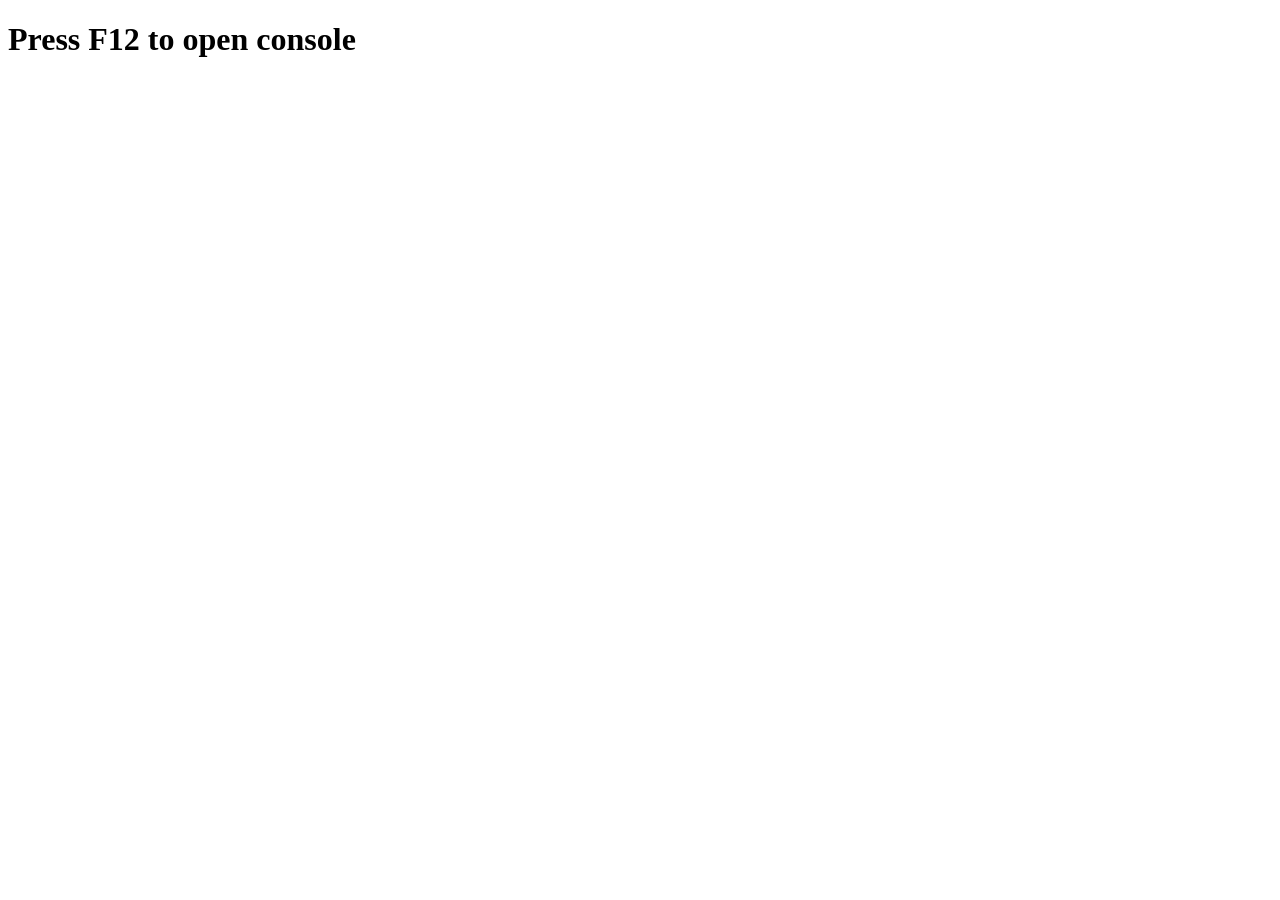
<file: js/index.html>
<!doctype html>
<html lang="en">
<head>
    <meta charset="UTF-8">
    <meta name="viewport"
          content="width=device-width, user-scalable=no, initial-scale=1.0, maximum-scale=1.0, minimum-scale=1.0">
    <meta http-equiv="X-UA-Compatible" content="ie=edge">
    <title>Document</title>
</head>
<body>
<h1>Press F12 to open console</h1>
<script src="index.js"></script>
</body>
</html>
</file>
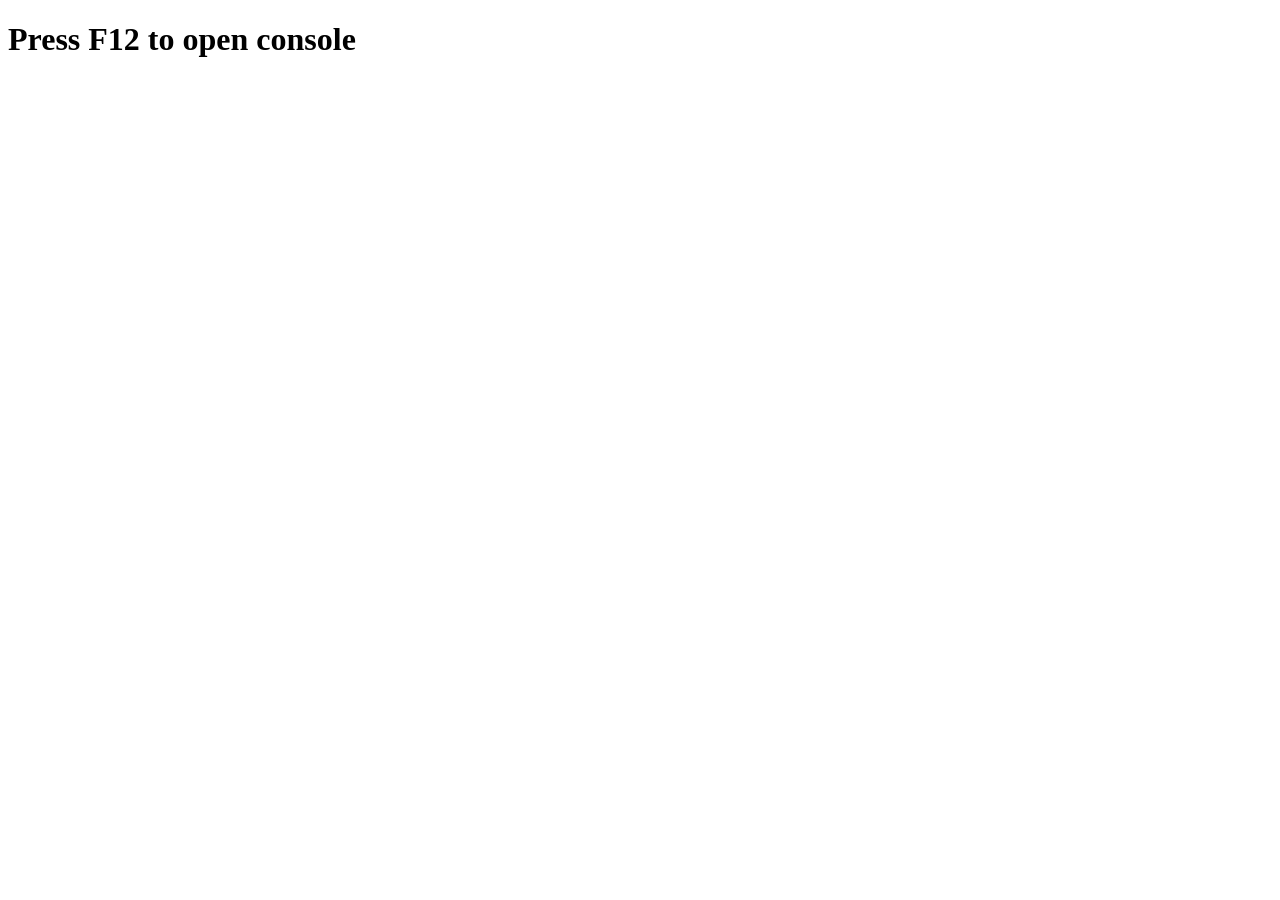
<file: Lab2/index.html>
<!doctype html>
<html lang="en">
<head>
    <meta charset="UTF-8">
    <meta name="viewport"
          content="width=device-width, user-scalable=no, initial-scale=1.0, maximum-scale=1.0, minimum-scale=1.0">
    <meta http-equiv="X-UA-Compatible" content="ie=edge">
    <title>Document</title>
</head>
<body>
<h1>Press F12 to open console</h1>
<script src="script.js"></script>
</body>
</html>
</file>
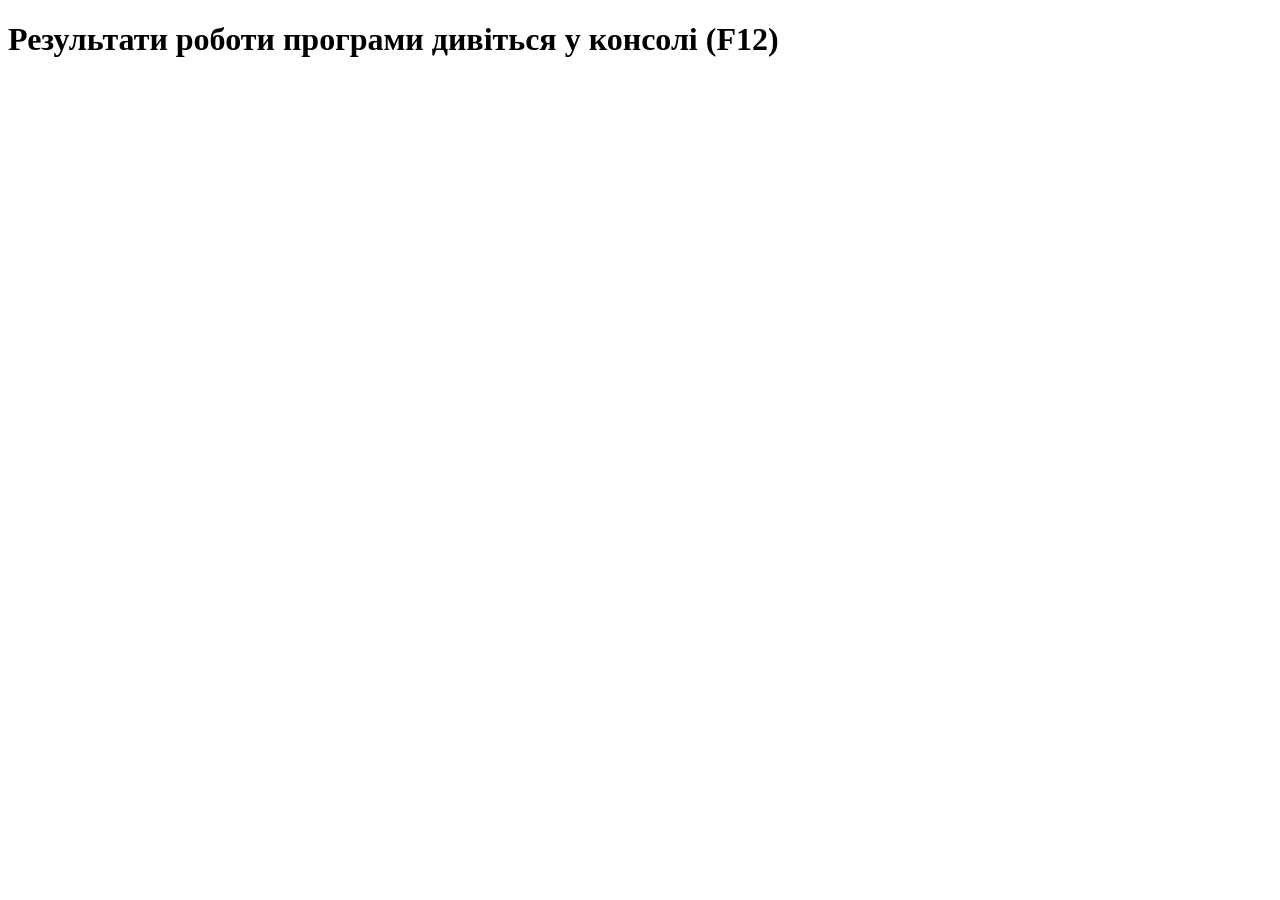
<file: Lab3/index.html>
<!DOCTYPE html>
<html>
<head>
  <meta charset="utf-8">
  <title>Lab 3 - JavaScript</title>
  <script src="SpeakHello.js"></script>
  <script src="SpeakGoodBye.js"></script>
  <script src="script.js"></script>
</head>
<body>
  <h1>Результати роботи програми дивіться у консолі (F12)</h1>
</body>
</html>
</file>
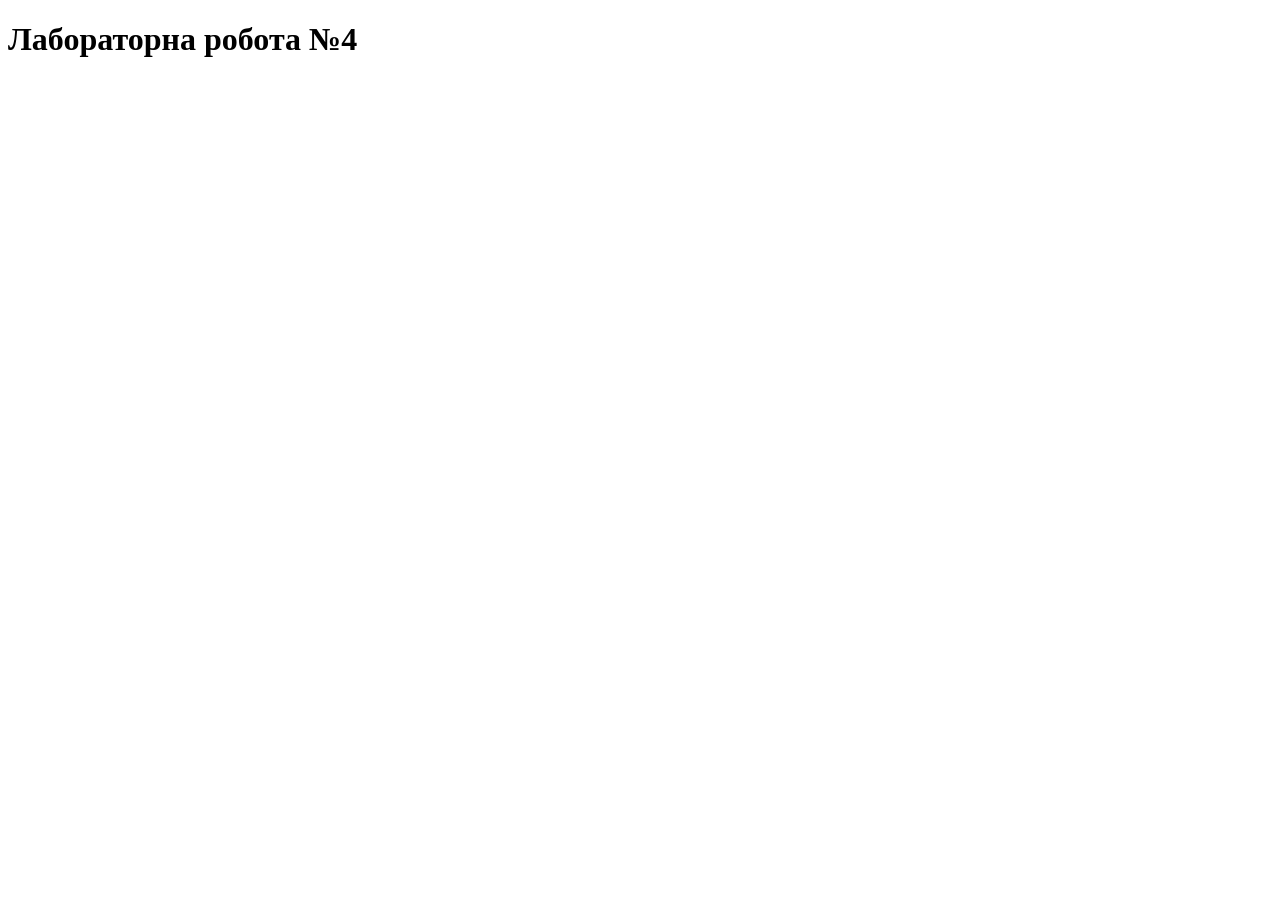
<file: Lab4/index.html>
<!DOCTYPE html>
<html lang="uk">
<head>
    <meta charset="UTF-8">
    <meta name="viewport" content="width=device-width, initial-scale=1.0">
    <title>Lab 4 - JS</title>
</head>
<body>
    <h1>Лабораторна робота №4</h1>

    <script src="sortLib.js"></script>
    <script src="main.js"></script>
</body>
</html>
</file>
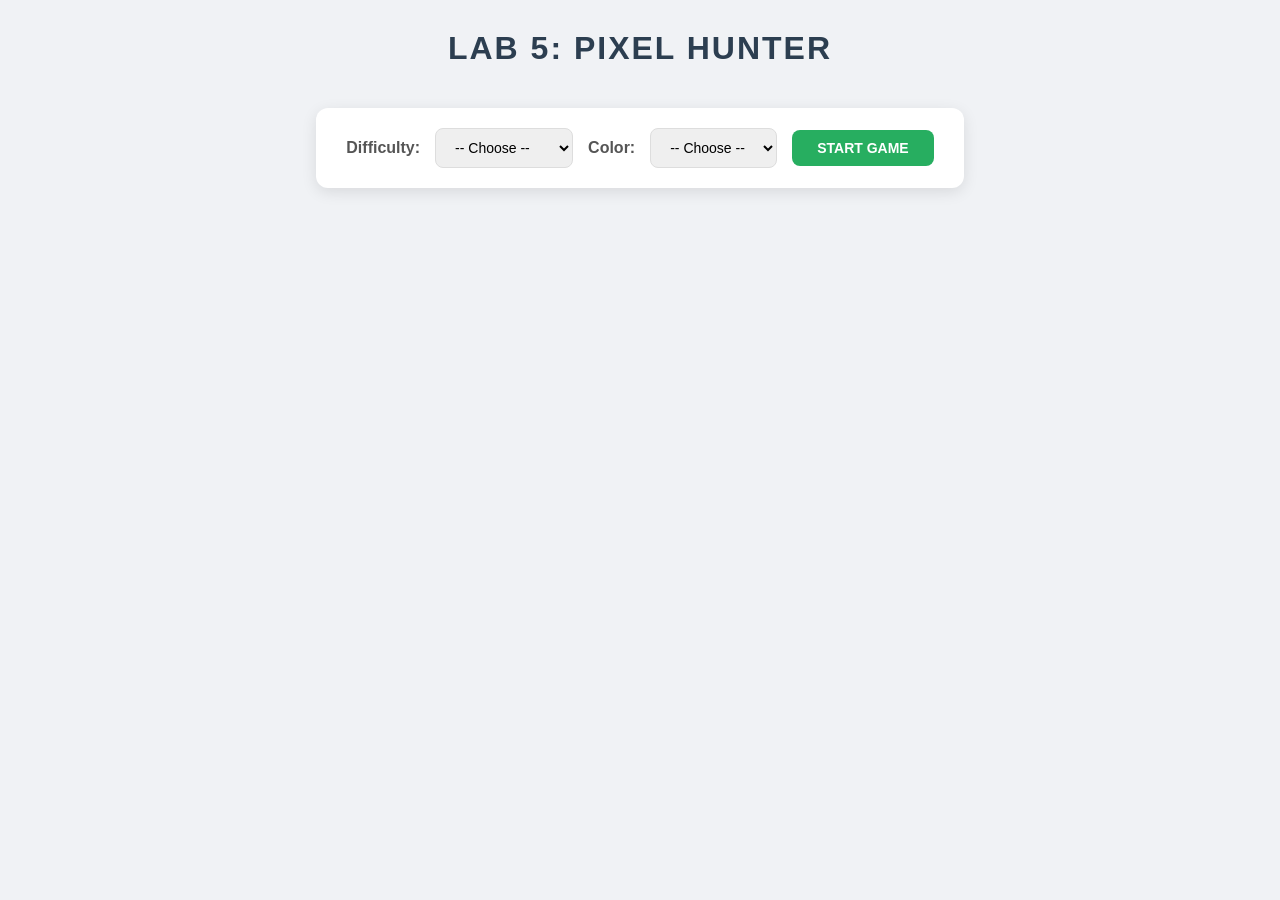
<file: Lab5/index.html>
<!DOCTYPE html>
<html lang="uk">
<head>
    <meta charset="UTF-8">
    <title>Lab5 - Pixel Hunt</title>
    <style>
        /* Основні стилі сторінки */
        body { 
            font-family: 'Segoe UI', Tahoma, Geneva, Verdana, sans-serif; 
            background-color: #f0f2f5;
            color: #333;
            margin: 0;
            display: flex;
            flex-direction: column;
            align-items: center;
            min-height: 100vh;
        }

        h1 { 
            margin-top: 30px; 
            color: #2c3e50; 
            text-transform: uppercase;
            letter-spacing: 2px;
        }

        /* Панель налаштувань */
        .controls { 
            background: white;
            padding: 20px 30px;
            border-radius: 12px;
            box-shadow: 0 4px 15px rgba(0,0,0,0.1);
            margin: 20px;
            display: flex;
            gap: 15px;
            align-items: center;
            flex-wrap: wrap;
            justify-content: center;
        }

        label { font-weight: 600; color: #555; }

        select, button {
            padding: 10px 15px;
            border-radius: 8px;
            border: 1px solid #ddd;
            font-size: 14px;
            outline: none;
            transition: all 0.3s ease;
        }

        select:focus { border-color: #3498db; box-shadow: 0 0 5px rgba(52,152,219,0.3); }

        #start-btn {
            background-color: #27ae60;
            color: white;
            border: none;
            cursor: pointer;
            font-weight: bold;
            padding: 10px 25px;
            text-transform: uppercase;
        }

        #start-btn:hover { background-color: #2ecc71; transform: translateY(-2px); }

        /* Статистика гри */
        #game-info {
            display: flex;
            gap: 30px;
            background: #2c3e50;
            color: white;
            padding: 12px 40px;
            border-radius: 50px;
            margin-bottom: 20px;
            box-shadow: 0 4px 10px rgba(0,0,0,0.2);
        }

        .stats { font-size: 1.2em; font-weight: bold; }
        #timer { color: #ff7675; }
        #score { color: #55efc4; }

        /* Ігрове поле */
        #game-field { 
            position: relative; 
            width: 90%; 
            max-width: 900px;
            height: 500px; 
            background: white; 
            border-radius: 15px;
            box-shadow: inset 0 0 10px rgba(0,0,0,0.05), 0 10px 30px rgba(0,0,0,0.1);
            overflow: hidden;
            display: none; 
            border: 2px solid #eee;
        }

        /* Ціль (піксель) */
        #pixel {
            position: absolute;
            cursor: pointer;
            display: none;
            border-radius: 50%;
            box-shadow: 0 4px 10px rgba(0,0,0,0.3);
            border: 2px solid rgba(255,255,255,0.5);
            animation: popIn 0.2s cubic-bezier(0.175, 0.885, 0.32, 1.275);
        }

        /* Анімація появи */
        @keyframes popIn {
            0% { transform: scale(0); opacity: 0; }
            100% { transform: scale(1); opacity: 1; }
        }
    </style>
</head>
<body>
    <h1>Lab 5: Pixel Hunter</h1>
    
    <div id="setup" class="controls">
        <label>Difficulty:</label>
        <select id="difficulty">
            <option value="">-- Choose --</option>
            <option value="lazy">Lazy (4s)</option>
            <option value="normal">Normal (2s)</option>
            <option value="catchme">Hardcore (1s)</option>
        </select>

        <label>Color:</label>
        <select id="color">
            <option value="">-- Choose --</option>
            <option value="#e74c3c">Red</option>
            <option value="#2ecc71">Green</option>
            <option value="#3498db">Blue</option>
            <option value="#f1c40f">Yellow</option>
        </select>

        <button id="start-btn">Start Game</button>
    </div>

    <div id="game-info" style="display:none;">
        <div class="stats">Score: <span id="score">0</span></div>
        <div class="stats">Time: <span id="timer">0</span>s</div>
    </div>

    <div id="game-field">
        <div id="pixel"></div>
    </div>

    <script src="script.js"></script>
</body>
</html>
</file>
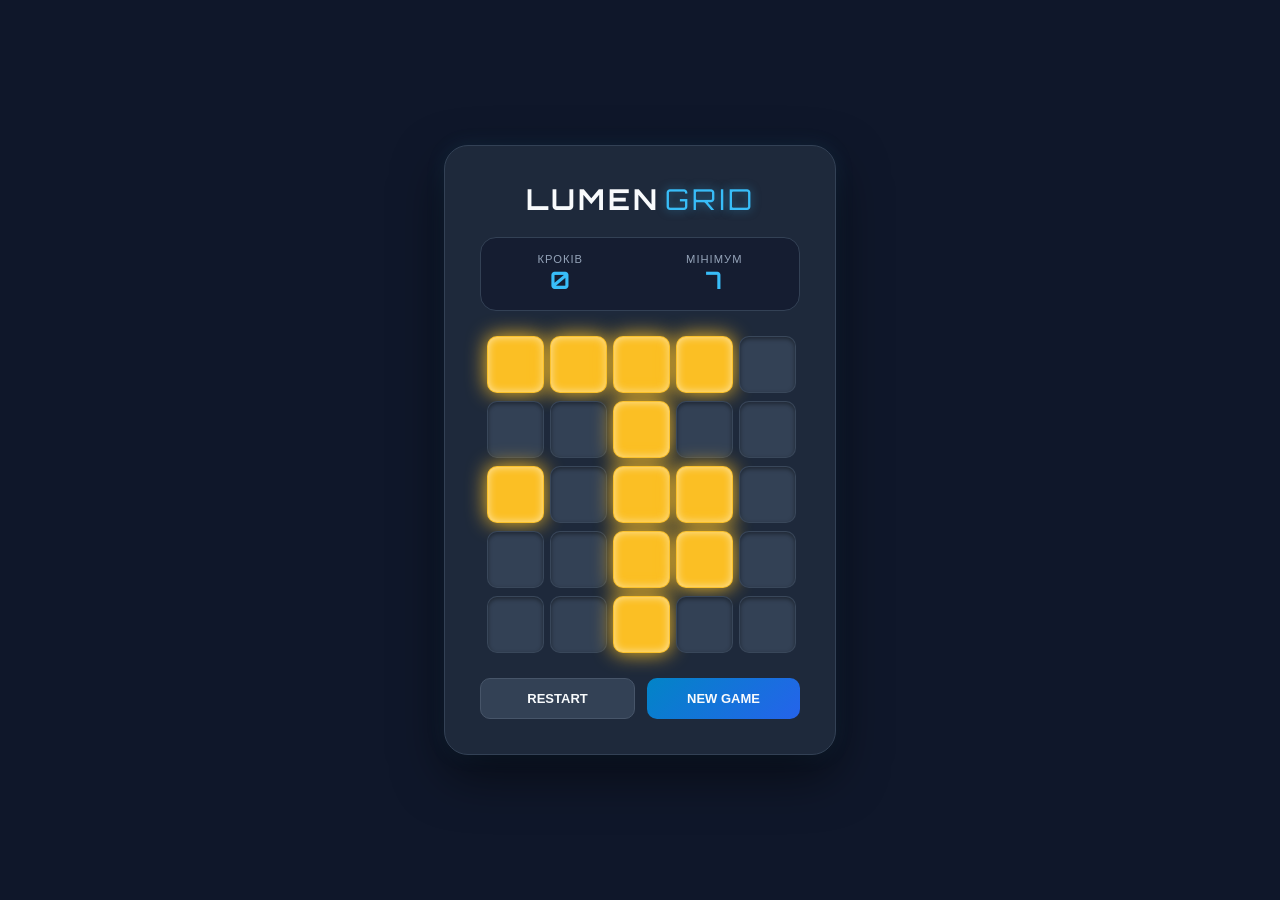
<file: Lab6/index.html>
<!DOCTYPE html>
<html lang="uk">
<head>
    <meta charset="UTF-8">
    <meta name="viewport" content="width=device-width, initial-scale=1.0">
    <title>Lumen Grid</title>
    <link href="https://fonts.googleapis.com/css2?family=Orbitron:wght@400;700&display=swap" rel="stylesheet">
    <link rel="stylesheet" href="style.css">
</head>
<body>
    <div class="game-container">
        <h1 id="game-title">Lumen<span>Grid</span></h1>
        
        <div class="info">
            <div class="info-block">
                <p>Кроків</p>
                <span id="moves-counter">0</span>
            </div>
            <div class="info-block">
                <p>Мінімум</p>
                <span id="min-moves">-</span>
            </div>
        </div>
        
        <div id="grid" class="grid"></div>
        
        <div class="controls">
            <button id="btn-restart">Restart</button>
            <button id="btn-new-game">New Game</button>
        </div>
        
        <p id="win-message" class="hidden">СИСТЕМУ ОЧИЩЕНО!</p>
    </div>

    <script src="script.js"></script>
</body>
</html>
</file>
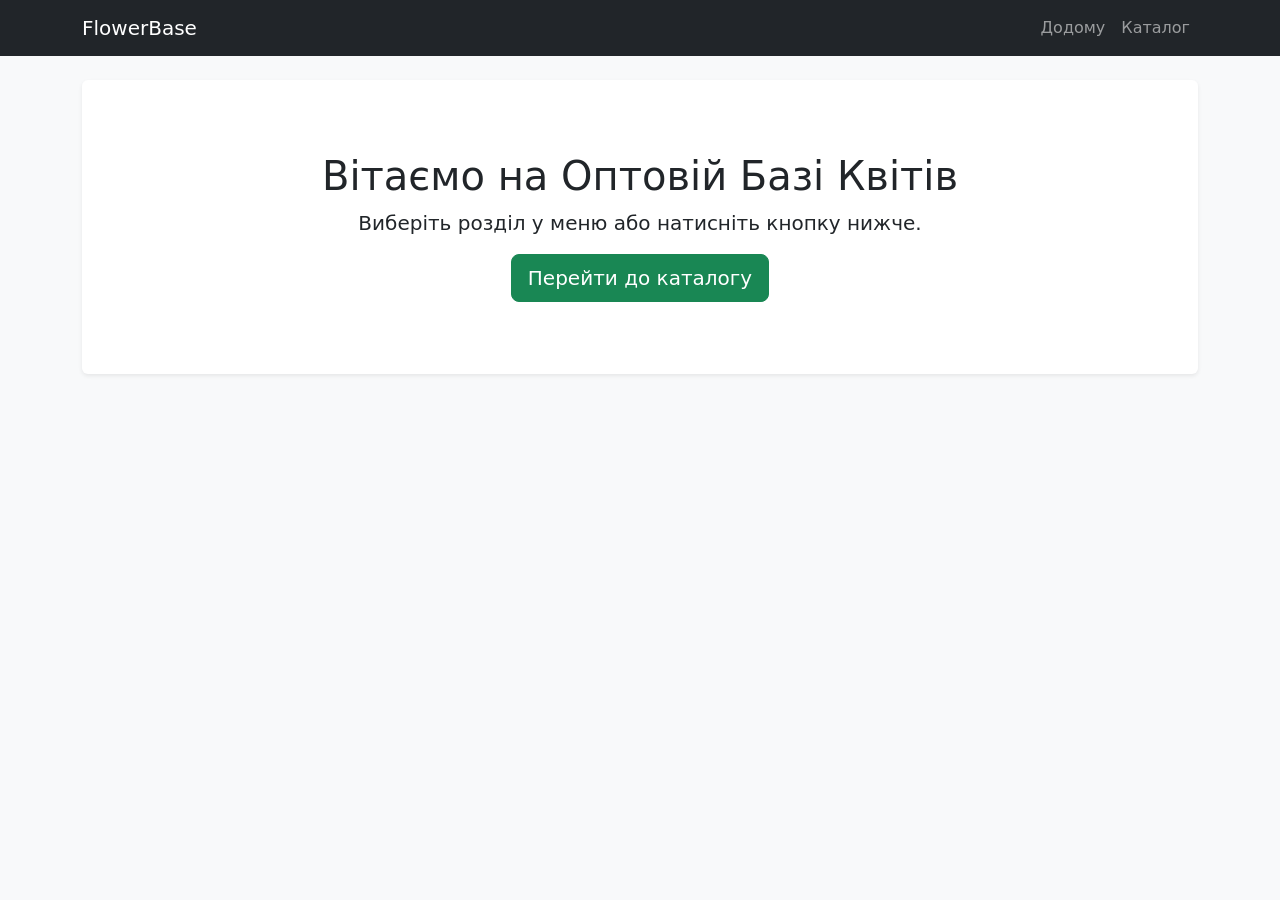
<file: Lab7/index.html>
<!DOCTYPE html>
<html lang="uk">
<head>
    <meta charset="UTF-8">
    <title>Оптова база квітів</title>
    <link href="https://cdn.jsdelivr.net/npm/bootstrap@5.3.0/dist/css/bootstrap.min.css" rel="stylesheet">
    <style>
        .item-img { max-width: 200px; max-height: 200px; } 
        .cursor-pointer { cursor: pointer; }
    </style>
</head>
<body class="bg-light">

<nav class="navbar navbar-expand-lg navbar-dark bg-dark mb-4">
    <div class="container">
        <span class="navbar-brand">FlowerBase</span>
        <div class="navbar-nav">
            <a class="nav-link" href="index.html">Додому</a> 
            <a class="nav-link cursor-pointer" onclick="loadCategories()">Каталог</a> 
        </div>
    </div>
</nav>

<div class="container">
    <div id="main-content" class="bg-white p-4 shadow-sm rounded">
        <div class="text-center py-5">
            <h1>Вітаємо на Оптовій Базі Квітів</h1>
            <p class="lead">Виберіть розділ у меню або натисніть кнопку нижче.</p>
            <button class="btn btn-success btn-lg" onclick="loadCategories()">Перейти до каталогу</button>
        </div>
    </div>
</div>

<script src="script.js"></script>
</body>
</html>
</file>
<file: Lab6/style.css>
/* Основні налаштування фону та шрифтів */
body {
    font-family: 'Segoe UI', Roboto, sans-serif;
    display: flex;
    justify-content: center;
    align-items: center;
    height: 100vh;
    margin: 0;
    background-color: #0f172a;
    color: #f8fafc;
}

.game-container {
    background-color: #1e293b;
    padding: 35px;
    border-radius: 24px;
    box-shadow: 0 20px 50px rgba(0, 0, 0, 0.5), 0 0 20px rgba(56, 189, 248, 0.1);
    text-align: center;
    border: 1px solid #334155;
    width: 320px;
}

/* Заголовок */
h1#game-title {
    font-family: 'Orbitron', sans-serif;
    margin-top: 0;
    font-size: 1.8rem;
    letter-spacing: 3px;
    text-transform: uppercase;
    color: #f8fafc;
}

h1#game-title span {
    color: #38bdf8;
    font-weight: 300;
    margin-left: 5px;
    text-shadow: 0 0 10px rgba(56, 189, 248, 0.5);
}

/* Блоки інформації */
.info {
    display: flex;
    justify-content: space-around;
    margin-bottom: 25px;
    padding: 15px 5px;
    background: rgba(15, 23, 42, 0.6);
    border-radius: 16px;
    border: 1px solid #334155;
}

.info-block p {
    margin: 0;
    font-size: 0.7rem;
    text-transform: uppercase;
    letter-spacing: 1px;
    color: #94a3b8;
}

.info-block span {
    display: block;
    font-size: 1.5rem;
    font-weight: bold;
    color: #38bdf8;
    font-family: 'Orbitron', monospace;
}

/* Сітка та комірки */
.grid {
    display: grid;
    grid-template-columns: repeat(5, 55px);
    grid-gap: 8px;
    margin-bottom: 25px;
    justify-content: center;
}

.cell {
    width: 55px;
    height: 55px;
    border-radius: 10px;
    cursor: pointer;
    transition: all 0.2s cubic-bezier(0.4, 0, 0.2, 1);
    border: 1px solid rgba(255, 255, 255, 0.03);
}

/* Стан "Включено" */
.cell.is-on {
    background-color: #fbbf24; 
    box-shadow: 0 0 20px #fbbf24, inset 0 0 8px rgba(255, 255, 255, 0.6);
}

/* Стан "Виключено" */
.cell.is-off {
    background-color: #334155;
    box-shadow: inset 0 2px 4px rgba(0, 0, 0, 0.4);
}

.cell:hover {
    filter: brightness(1.2);
    transform: scale(1.05);
}

.cell:active {
    transform: scale(0.9);
}

/* Кнопки керування */
.controls {
    display: flex;
    gap: 12px;
    justify-content: center;
}

.controls button {
    padding: 12px 20px;
    cursor: pointer;
    border: none;
    background-color: #334155;
    color: #f8fafc;
    border-radius: 10px;
    font-size: 13px;
    font-weight: 700;
    text-transform: uppercase;
    transition: all 0.2s;
    border: 1px solid #475569;
    flex: 1;
}

#btn-new-game {
    background: linear-gradient(135deg, #0284c7 0%, #2563eb 100%);
    border: none;
}

.controls button:hover {
    transform: translateY(-2px);
    box-shadow: 0 5px 15px rgba(0, 0, 0, 0.3);
    filter: brightness(1.1);
}

/* Повідомлення про перемогу */
.hidden {
    display: none;
}

#win-message {
    color: #4ade80;
    font-size: 1.2rem;
    font-weight: bold;
    margin-top: 20px;
    font-family: 'Orbitron', sans-serif;
    text-shadow: 0 0 15px rgba(74, 222, 128, 0.6);
    animation: pulse 1.5s infinite;
}

@keyframes pulse {
    0% { opacity: 0.7; transform: scale(1); }
    50% { opacity: 1; transform: scale(1.05); }
    100% { opacity: 0.7; transform: scale(1); }
}
</file>
